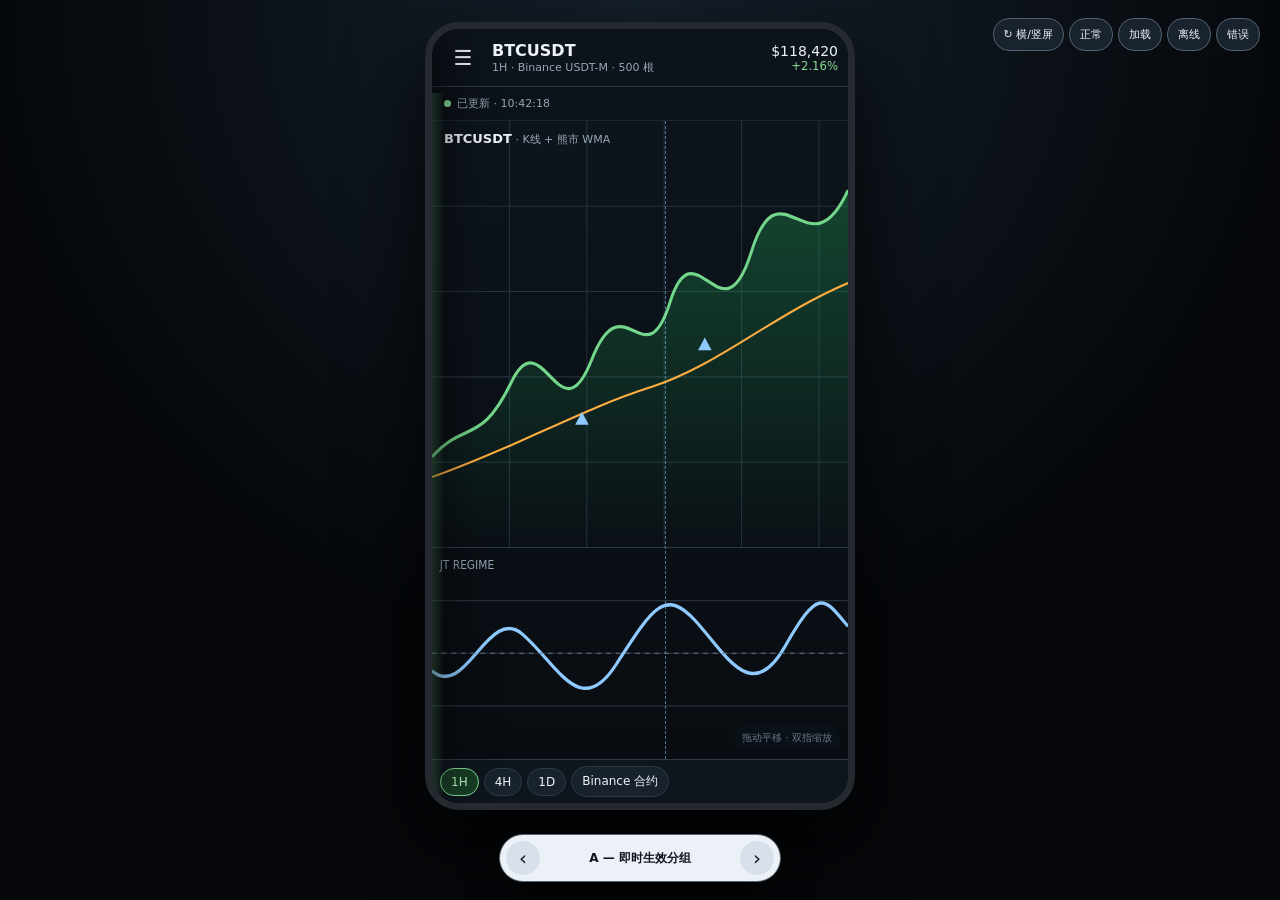
<file: .issues/wayfinder/android-app/assets/mobile-drawer-prototype/prototype.html>
<!doctype html>
<html lang="zh-CN">
<head>
  <meta charset="utf-8">
  <meta name="viewport" content="width=device-width,initial-scale=1,viewport-fit=cover">
  <title>JT Chart 移动抽屉原型</title>
  <style>
    :root{color-scheme:dark;--bg:#090d12;--surface:#111820;--surface2:#18222d;--outline:#2c3948;--text:#eef3f8;--muted:#97a6b6;--primary:#86d993;--primary2:#183d25;--red:#ffb4ab;--amber:#ffd181;--blue:#8ecaff;--drawer:346px;font-family:Inter,Roboto,system-ui,sans-serif}
    *{box-sizing:border-box} body{margin:0;background:#05070a;color:var(--text);min-height:100vh;overflow:hidden} button,input,select{font:inherit;color:inherit} button{cursor:pointer}
    .stage{height:100vh;display:grid;place-items:center;padding:18px 18px 86px;background:radial-gradient(circle at 50% 0,#15202c,#05070a 60%)}
    .device{position:relative;width:min(430px,calc(100vw - 36px));height:min(932px,calc(100vh - 112px));border:7px solid #252a31;border-radius:34px;overflow:hidden;background:var(--bg);box-shadow:0 30px 80px #000c;transition:.3s}
    .device.landscape{width:min(932px,calc(100vw - 36px));height:min(430px,calc(100vh - 112px));border-radius:25px}
    .app{height:100%;position:relative;display:flex;flex-direction:column;overflow:hidden;touch-action:none}.topbar{height:58px;flex:none;display:flex;align-items:center;gap:8px;padding:8px 10px;background:#0e151dcc;border-bottom:1px solid var(--outline);z-index:2}
    .icon{width:42px;height:42px;border:0;border-radius:50%;background:transparent;display:grid;place-items:center;font-size:21px}.icon:hover{background:#ffffff12}.title{min-width:0;flex:1}.title strong{display:block;font-size:16px}.title span{display:block;color:var(--muted);font-size:11px;white-space:nowrap;overflow:hidden;text-overflow:ellipsis}.price{text-align:right;font-size:14px}.price small{display:block;color:var(--primary)}
    .status-strip{height:34px;flex:none;display:flex;align-items:center;gap:6px;padding:4px 12px;color:var(--muted);font-size:11px;background:#0c1219;border-bottom:1px solid #1b2632}.status-dot{width:7px;height:7px;border-radius:50%;background:var(--primary)}.status-strip.offline{color:var(--amber);background:#2b200d}.status-strip.offline .status-dot{background:var(--amber)}.status-strip.error{color:var(--red);background:#321615}.status-strip.error .status-dot{background:var(--red)}.status-strip.loading .status-dot{animation:pulse .8s infinite alternate}@keyframes pulse{to{opacity:.2}}
    .chart-shell{position:relative;flex:1;min-height:0;overflow:hidden;background:linear-gradient(#0d141c,#090d12)}.chart-title{position:absolute;left:12px;top:10px;font-size:11px;color:var(--muted);z-index:1}.chart-title b{color:var(--text);font-size:13px}.chart-svg{width:100%;height:67%;display:block;border-bottom:1px solid var(--outline)}.indicator-svg{width:100%;height:33%;display:block}.crosshair{position:absolute;top:0;bottom:0;left:56%;border-left:1px dashed #8ecaff88;pointer-events:none}.drag-note{position:absolute;right:9px;bottom:9px;font-size:10px;color:#667789;background:#0b1118cc;padding:5px 7px;border-radius:8px}.loading-mask{position:absolute;inset:0;background:#091018d9;display:none;place-items:center;z-index:3}.loading-mask.show{display:grid}.spinner{width:32px;height:32px;border:3px solid #ffffff22;border-top-color:var(--primary);border-radius:50%;animation:spin .8s linear infinite}@keyframes spin{to{rotate:360deg}}
    .backdrop{position:absolute;inset:0;background:#0009;z-index:5;opacity:0;pointer-events:none;transition:.2s}.drawer{position:absolute;z-index:6;inset:0 auto 0 0;width:min(var(--drawer),88%);background:var(--surface);border-radius:0 22px 22px 0;transform:translateX(-102%);transition:.24s cubic-bezier(.2,.8,.2,1);display:flex;flex-direction:column;box-shadow:20px 0 50px #0008;touch-action:pan-y}.drawer.open{transform:none}.drawer.open+.backdrop{opacity:1;pointer-events:auto}.drawer-head{min-height:64px;display:flex;align-items:center;gap:9px;padding:10px 12px;border-bottom:1px solid var(--outline)}.drawer-head h2{font-size:17px;margin:0;flex:1}.drawer-head small{display:block;color:var(--muted);font-weight:400}.drawer-body{min-height:0;overflow:auto;padding:10px 14px 26px}.section{border-bottom:1px solid var(--outline);padding:13px 0}.section h3{font-size:12px;color:var(--muted);font-weight:600;margin:0 0 9px}.chips{display:flex;gap:7px;flex-wrap:wrap}.chip{border:1px solid var(--outline);background:var(--surface2);border-radius:18px;padding:8px 11px;font-size:12px}.chip.active{background:var(--primary2);border-color:var(--primary);color:#baf5c5}.field{display:grid;grid-template-columns:1fr auto;align-items:center;gap:12px;min-height:48px}.field label span,.hint{display:block;font-size:10px;color:var(--muted)}select,input[type=number]{min-width:112px;background:var(--surface2);border:1px solid var(--outline);border-radius:10px;padding:9px}.switch{appearance:none;width:46px;height:26px;background:#3a4652;border-radius:14px;padding:3px;transition:.2s}.switch:before{content:"";display:block;width:20px;height:20px;border-radius:50%;background:white;transition:.2s}.switch:checked{background:#3c8f50}.switch:checked:before{translate:20px}.primary{border:0;border-radius:18px;background:var(--primary);color:#06210c;font-weight:700;padding:11px 15px}.tonal{border:0;border-radius:18px;background:#243443;padding:10px 13px}.drawer-foot{display:none;padding:11px 14px;border-top:1px solid var(--outline);gap:8px}.drawer-foot button{flex:1}
    .variant-b .drawer-body{padding:0}.tabs{display:none}.variant-b .tabs{display:flex;padding:10px 12px 0;gap:5px;overflow:auto}.tab{white-space:nowrap;border:0;border-bottom:2px solid transparent;background:none;color:var(--muted);padding:9px}.tab.active{color:var(--primary);border-color:var(--primary)}.variant-b .drawer-body>.section{display:none;margin:0 15px}.variant-b .drawer-body>.section.active{display:block}.variant-b .drawer-foot{display:flex}.dirty{display:none;color:var(--amber);font-size:10px}.variant-b.is-dirty .dirty{display:block}
    .summary-list,.detail-page{display:none}.variant-c .drawer-body>.section,.variant-c .tabs{display:none}.variant-c .summary-list{display:grid;gap:8px}.summary-item{border:0;border-radius:14px;background:var(--surface2);padding:13px;text-align:left;display:grid;grid-template-columns:1fr auto;gap:3px}.summary-item small{color:var(--muted);grid-column:1}.summary-item b{color:var(--primary);font-size:12px}.detail-head{display:flex;align-items:center;gap:8px;margin:3px 0 8px}.detail-head h3{margin:0;color:var(--text);font-size:15px}.variant-c.detail .summary-list{display:none}.variant-c.detail .detail-page.active{display:block}.variant-c .drawer{width:min(310px,84%)}
    .quickbar{display:flex;gap:5px;align-items:center;padding:6px 8px;background:#0e151d;border-top:1px solid var(--outline);overflow:auto;flex:none}.quickbar .chip{padding:6px 10px;white-space:nowrap}.variant-b .quickbar{justify-content:center}.variant-b .quickbar .source{display:none}.variant-c .quickbar{display:none}
    .switcher{position:fixed;z-index:20;left:50%;bottom:18px;translate:-50% 0;display:flex;align-items:center;gap:5px;padding:6px;border:1px solid #536170;background:#ecf1f7;color:#10151b;border-radius:999px;box-shadow:0 10px 35px #000c}.switcher button{border:0;background:#d8e1eb;color:#10151b;border-radius:50%;width:34px;height:34px;font-size:20px}.switcher span{min-width:190px;text-align:center;font-size:12px;font-weight:700}.toolbox{position:fixed;right:20px;top:18px;z-index:20;display:flex;gap:5px}.toolbox button{border:1px solid #536170;background:#19232e;color:#eaf1f8;border-radius:16px;padding:8px 10px;font-size:11px}
    .gesture-toast{position:absolute;left:50%;bottom:50px;translate:-50% 0;background:#dce8f5;color:#102030;border-radius:16px;padding:8px 12px;font-size:11px;opacity:0;transition:.2s;z-index:4;white-space:nowrap}.gesture-toast.show{opacity:1}.edge-handle{position:absolute;z-index:4;left:0;top:64px;bottom:0;width:12px;background:linear-gradient(90deg,#86d99344,transparent)}
    @media(max-height:560px){.device{height:calc(100vh - 105px)}.topbar{height:50px}.icon{width:36px;height:36px}.status-strip{height:29px}.quickbar{position:absolute;right:4px;top:53px;z-index:3;background:#0b1118dd;border:0;border-radius:13px}.drawer-head{min-height:52px}.drawer{--drawer:390px}.drawer-body{padding-bottom:12px}.section{padding:9px 0}.field{min-height:42px}}
    @media(max-width:520px){.toolbox{top:8px;right:8px;flex-direction:column}.toolbox button{padding:6px 8px}.stage{padding-left:5px;padding-right:5px}.device{width:calc(100vw - 10px)}}
  </style>
</head>
<body>
  <!-- PROTOTYPE: Three mobile settings-drawer variants, switchable via ?variant=, in one throwaway page. -->
  <main class="stage">
    <section class="device" id="device" aria-label="Pixel 9 Pro XL 原型画布">
      <div class="app" id="app">
        <header class="topbar">
          <button class="icon" id="menu" aria-label="打开设置" aria-expanded="false">☰</button>
          <div class="title"><strong id="symbolTitle">BTCUSDT</strong><span id="meta">1H · Binance USDT-M · 500 根</span></div>
          <div class="price">$118,420<small>+2.16%</small></div>
        </header>
        <div class="status-strip" id="status"><i class="status-dot"></i><span>已更新 · 10:42:18</span></div>
        <div class="chart-shell" id="chart">
          <div class="chart-title"><b id="chartSymbol">BTCUSDT</b> · K线 + 熊市 WMA</div>
          <svg class="chart-svg" viewBox="0 0 430 400" preserveAspectRatio="none" aria-label="K线图示意">
            <defs><linearGradient id="fill" x1="0" y1="0" x2="0" y2="1"><stop stop-color="#20a858" stop-opacity=".34"/><stop offset="1" stop-color="#20a858" stop-opacity="0"/></linearGradient></defs>
            <g stroke="#26323e" stroke-width="1"><path d="M0 80H430M0 160H430M0 240H430M0 320H430"/><path d="M80 0V400M160 0V400M240 0V400M320 0V400M400 0V400"/></g>
            <path d="M0 315 C35 280 50 305 82 245 S132 300 165 224 S220 245 246 170 S300 210 330 123 S390 145 430 65 V400 H0Z" fill="url(#fill)"/>
            <path d="M0 315 C35 280 50 305 82 245 S132 300 165 224 S220 245 246 170 S300 210 330 123 S390 145 430 65" fill="none" stroke="#73d68a" stroke-width="3"/>
            <path d="M0 334 C90 305 155 270 225 250 S350 183 430 152" fill="none" stroke="#ffad42" stroke-width="2"/>
            <g fill="#8ecaff"><path d="M155 273l7 12h-14z"/><path d="M282 203l7 12h-14z"/></g>
          </svg>
          <svg class="indicator-svg" viewBox="0 0 430 180" preserveAspectRatio="none" aria-label="JT Regime 指标示意">
            <g stroke="#26323e"><path d="M0 45H430M0 90H430M0 135H430"/></g><path d="M0 105 C35 130 58 48 94 74 S153 147 190 100 S240 33 272 62 S330 135 365 84 S405 42 430 67" fill="none" stroke="#8ecaff" stroke-width="3"/><path d="M0 90H430" stroke="#637487" stroke-dasharray="5 5"/><text x="8" y="18" fill="#97a6b6" font-size="11">JT REGIME</text>
          </svg>
          <div class="crosshair" id="crosshair"></div><div class="drag-note">拖动平移 · 双指缩放</div><div class="loading-mask" id="loading"><i class="spinner"></i></div><div class="gesture-toast" id="toast">图表平移中（抽屉手势已禁用）</div>
        </div>
        <nav class="quickbar" aria-label="快捷切换"><button class="chip active">1H</button><button class="chip">4H</button><button class="chip">1D</button><button class="chip source">Binance 合约</button></nav>
        <div class="edge-handle" title="仅此狭边缘可右滑打开抽屉"></div>
        <aside class="drawer" id="drawer" aria-label="设置抽屉">
          <div class="drawer-head"><button class="icon" id="close" aria-label="关闭">←</button><h2>图表设置<small id="modeSubtitle">修改后即时生效</small></h2><span class="dirty">未应用</span></div>
          <div class="tabs"><button class="tab active" data-tab="market">行情</button><button class="tab" data-tab="indicator">指标</button><button class="tab" data-tab="refresh">刷新</button></div>
          <div class="drawer-body">
            <div class="summary-list">
              <button class="summary-item" data-detail="market"><span>行情与币种</span><small>BTCUSDT · 1H · Binance 合约</small><b>编辑 ›</b></button>
              <button class="summary-item" data-detail="indicator"><span>指标参数</span><small>JT Regime · WMA 200 · 拄底标记</small><b>编辑 ›</b></button>
              <button class="summary-item" data-detail="refresh"><span>刷新与缓存</span><small>每 60 秒 · 前台可见时</small><b>编辑 ›</b></button>
              <p class="hint">只在左侧 12dp 边缘允许滑出抽屉，其余手势留给图表。</p>
            </div>
            <div class="detail-page" data-page="market"><div class="detail-head"><button class="icon detail-back">←</button><h3>行情与币种</h3></div></div>
            <div class="detail-page" data-page="indicator"><div class="detail-head"><button class="icon detail-back">←</button><h3>指标参数</h3></div></div>
            <div class="detail-page" data-page="refresh"><div class="detail-head"><button class="icon detail-back">←</button><h3>刷新与缓存</h3></div></div>
            <section class="section active" data-section="market"><h3>币种</h3><div class="chips" id="symbols"><button class="chip active">BTCUSDT</button><button class="chip">ETHUSDT</button><button class="chip">SOLUSDT</button><button class="chip">DOGEUSDT</button><button class="chip">+</button></div><div class="field"><label>周期<span>快捷项也在图表底部</span></label><select id="interval"><option>1H</option><option>4H</option><option>1D</option></select></div><div class="field"><label>K 线数量<span>越多越耗时</span></label><select><option>500</option><option>1000</option><option>1500</option></select></div><div class="field"><label>数据源<span>公共行情直连</span></label><select><option>Binance USDT-M</option><option>Binance Spot</option><option>Bybit USDT Perp</option><option>Bybit Spot</option><option>Bitget USDT Perp</option><option>Bitget Spot</option></select></div></section>
            <section class="section" data-section="indicator"><h3>JT REGIME</h3><div class="field"><label>Z 周期</label><input type="number" value="100"></div><div class="field"><label>动量区间</label><select><option>5 — 20</option><option>10 — 30</option></select></div><div class="field"><label>平滑周期</label><input type="number" value="10"></div><div class="field"><label>拄底标记</label><input class="switch" type="checkbox" checked></div><h3>熊市覆盖</h3><div class="field"><label>WMA 周期</label><input type="number" value="200"></div></section>
            <section class="section" data-section="refresh"><h3>刷新与缓存</h3><div class="field"><label>自动刷新<span>仅前台且图表可见</span></label><input class="switch" type="checkbox" checked></div><div class="field"><label>刷新间隔</label><select><option>60 秒</option><option>30 秒</option><option>5 分钟</option></select></div><div class="field"><label>离线缓存<span>先显示最后成功数据</span></label><input class="switch" type="checkbox" checked></div><button class="tonal" id="refreshNow">立即刷新</button></section>
          </div>
          <footer class="drawer-foot"><button class="tonal" id="cancel">取消</button><button class="primary" id="apply">应用并刷新</button></footer>
        </aside>
        <div class="backdrop" id="backdrop"></div>
      </div>
    </section>
  </main>
  <div class="toolbox"><button id="rotate">↻ 横/竖屏</button><button data-state="normal">正常</button><button data-state="loading">加载</button><button data-state="offline">离线</button><button data-state="error">错误</button></div>
  <div class="switcher"><button id="prev" aria-label="上一方案">‹</button><span id="variantLabel"></span><button id="next" aria-label="下一方案">›</button></div>
  <script>
    const variants={A:'即时生效分组',B:'分页后应用',C:'逐级聚焦'};
    const q=new URLSearchParams(location.search);let current=(q.get('variant')||'A').toUpperCase();if(!variants[current])current='A';
    const $=s=>document.querySelector(s),$$=s=>[...document.querySelectorAll(s)];const app=$('#app'),drawer=$('#drawer'),status=$('#status'),loading=$('#loading');
    function renderVariant(){const body=$('.drawer-body');$$('.detail-page .section').forEach(section=>body.append(section));app.className=`app variant-${current.toLowerCase()}`;$('#variantLabel').textContent=`${current} — ${variants[current]}`;$('#modeSubtitle').textContent=current==='A'?'修改后即时生效':current==='B'?'先编辑，再一次应用':'点击分类进入详情';q.set('variant',current);history.replaceState(null,'',`?${q}`);app.classList.remove('detail','is-dirty');$$('.detail-page').forEach(x=>x.classList.remove('active'));}
    function cycle(d){const keys=Object.keys(variants),i=keys.indexOf(current);current=keys[(i+d+keys.length)%keys.length];renderVariant()}
    function openDrawer(){drawer.classList.add('open');$('#menu').setAttribute('aria-expanded','true')}
    function closeDrawer(){drawer.classList.remove('open');$('#menu').setAttribute('aria-expanded','false');app.classList.remove('detail')}
    $('#menu').onclick=openDrawer;$('#close').onclick=closeDrawer;$('#backdrop').onclick=closeDrawer;$('#prev').onclick=()=>cycle(-1);$('#next').onclick=()=>cycle(1);$('#rotate').onclick=()=>$('#device').classList.toggle('landscape');
    $$('.toolbox [data-state]').forEach(b=>b.onclick=()=>{const kind=b.dataset.state;status.className=`status-strip ${kind==='normal'?'':kind}`;loading.classList.toggle('show',kind==='loading');status.querySelector('span').textContent={normal:'已更新 · 10:42:18',loading:'正在请求 Binance USDT-M…',offline:'离线数据 · 最后更新 09:38:02',error:'Bybit 请求失败 · 轻触重试'}[kind]});
    $$('.tab').forEach(t=>t.onclick=()=>{$$('.tab').forEach(x=>x.classList.toggle('active',x===t));$$('.drawer-body>.section').forEach(s=>s.classList.toggle('active',s.dataset.section===t.dataset.tab))});
    $$('.summary-item').forEach(b=>b.onclick=()=>{app.classList.add('detail');const k=b.dataset.detail;$$('.detail-page').forEach(p=>p.classList.toggle('active',p.dataset.page===k));const page=$(`.detail-page[data-page="${k}"]`),section=$(`.section[data-section="${k}"]`);page.append(section)});
    $$('.detail-back').forEach(b=>b.onclick=()=>{app.classList.remove('detail');const k=b.closest('.detail-page').dataset.page;$('.drawer-body').append($(`.section[data-section="${k}"]`))});
    $$('.drawer input,.drawer select').forEach(el=>el.onchange=()=>{if(current==='B')app.classList.add('is-dirty')});
    $('#apply').onclick=()=>{app.classList.remove('is-dirty');closeDrawer();setStateLoading()};$('#cancel').onclick=()=>{app.classList.remove('is-dirty');closeDrawer()};
    function setStateLoading(){status.className='status-strip loading';status.querySelector('span').textContent='应用设置并刷新…';loading.classList.add('show');setTimeout(()=>{loading.classList.remove('show');status.className='status-strip';status.querySelector('span').textContent='已更新 · 刚刚'},700)}
    $('#refreshNow').onclick=setStateLoading;
    $$('#symbols .chip').forEach(b=>b.onclick=()=>{if(b.textContent==='+')return;$$('#symbols .chip').forEach(x=>x.classList.toggle('active',x===b));$('#symbolTitle').textContent=$('#chartSymbol').textContent=b.textContent;if(current==='A')setStateLoading();else if(current==='B')app.classList.add('is-dirty')});
    let dragging=false;$('#chart').onpointerdown=e=>{if(drawer.classList.contains('open'))return;dragging=true;$('#toast').classList.add('show');$('#chart').setPointerCapture(e.pointerId)};$('#chart').onpointermove=e=>{if(dragging)$('#crosshair').style.left=`${Math.max(8,Math.min(92,e.offsetX/$('#chart').clientWidth*100))}%`};$('#chart').onpointerup=()=>{dragging=false;setTimeout(()=>$('#toast').classList.remove('show'),350)};
    $('.edge-handle').onclick=openDrawer;
    addEventListener('keydown',e=>{if(['INPUT','TEXTAREA','SELECT'].includes(document.activeElement.tagName))return;if(e.key==='ArrowLeft')cycle(-1);if(e.key==='ArrowRight')cycle(1);if(e.key==='Escape')closeDrawer()});
    renderVariant();
  </script>
</body>
</html>
</file>
